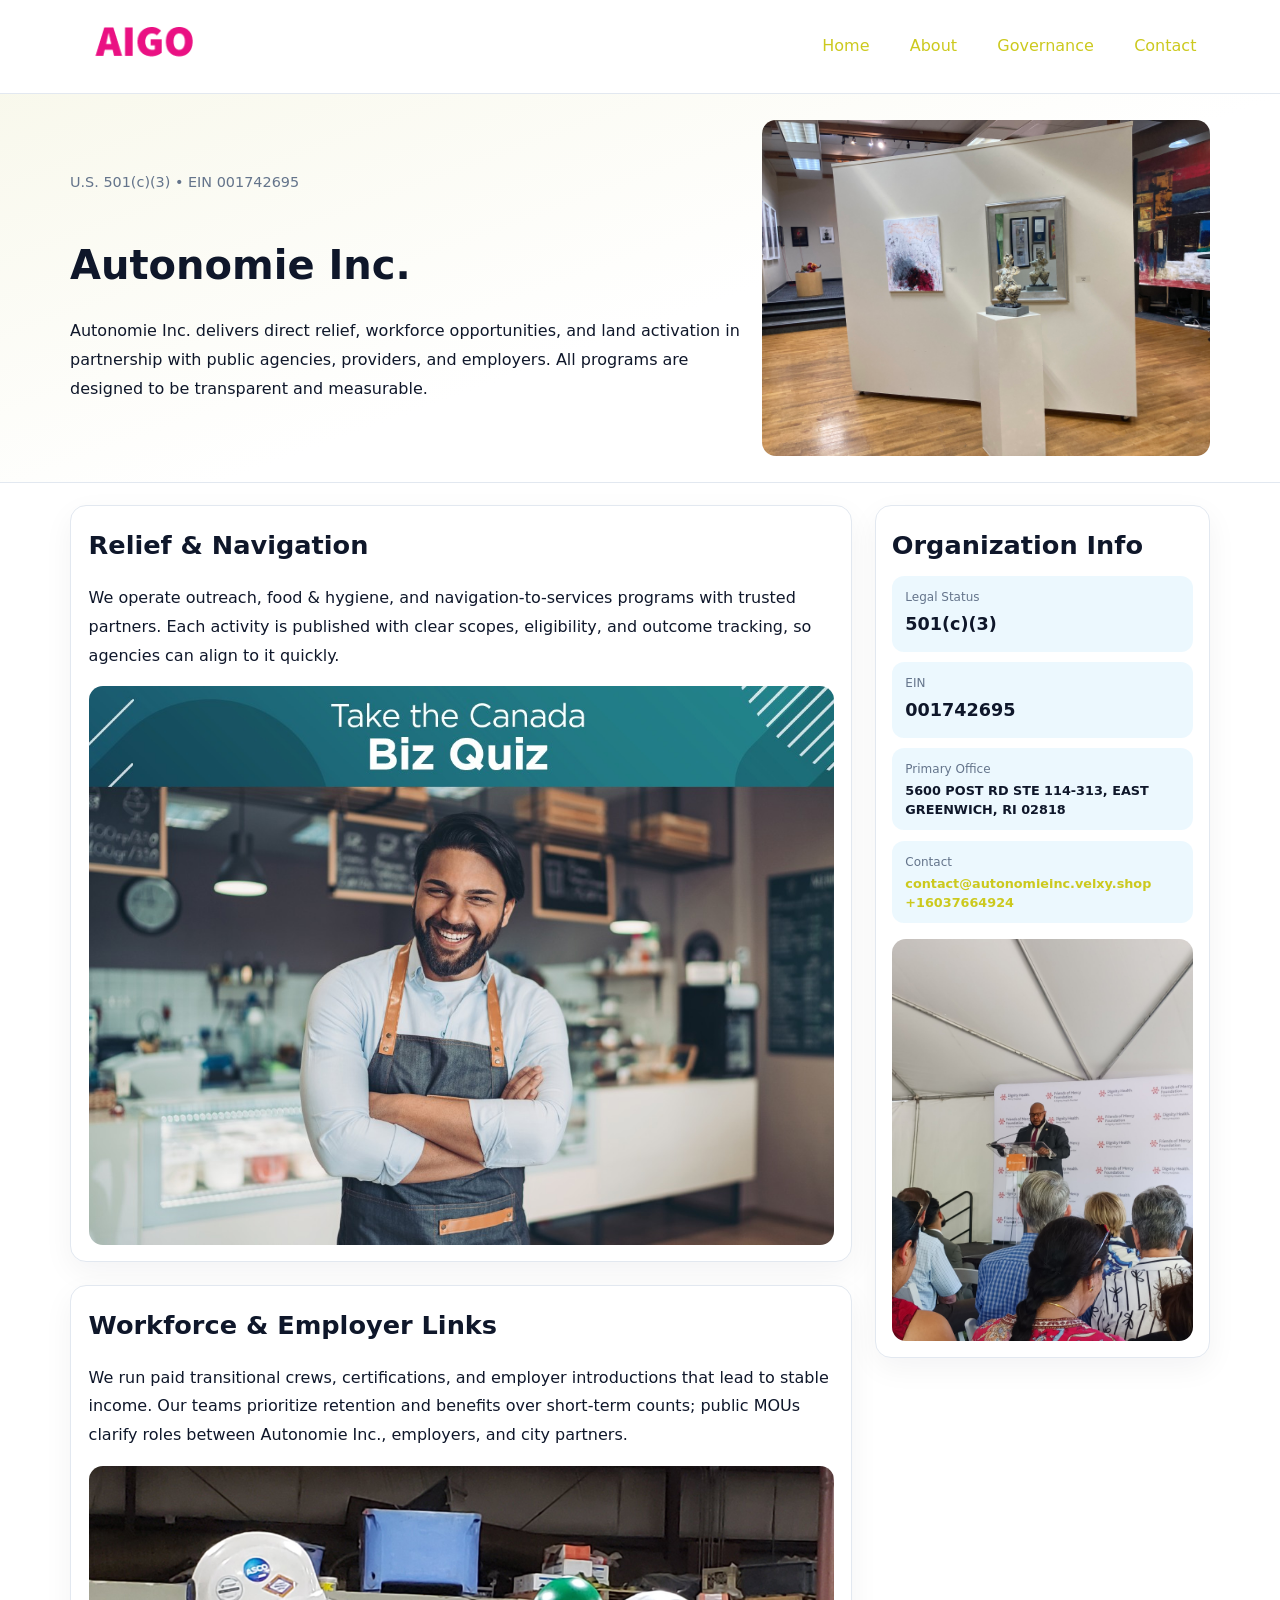
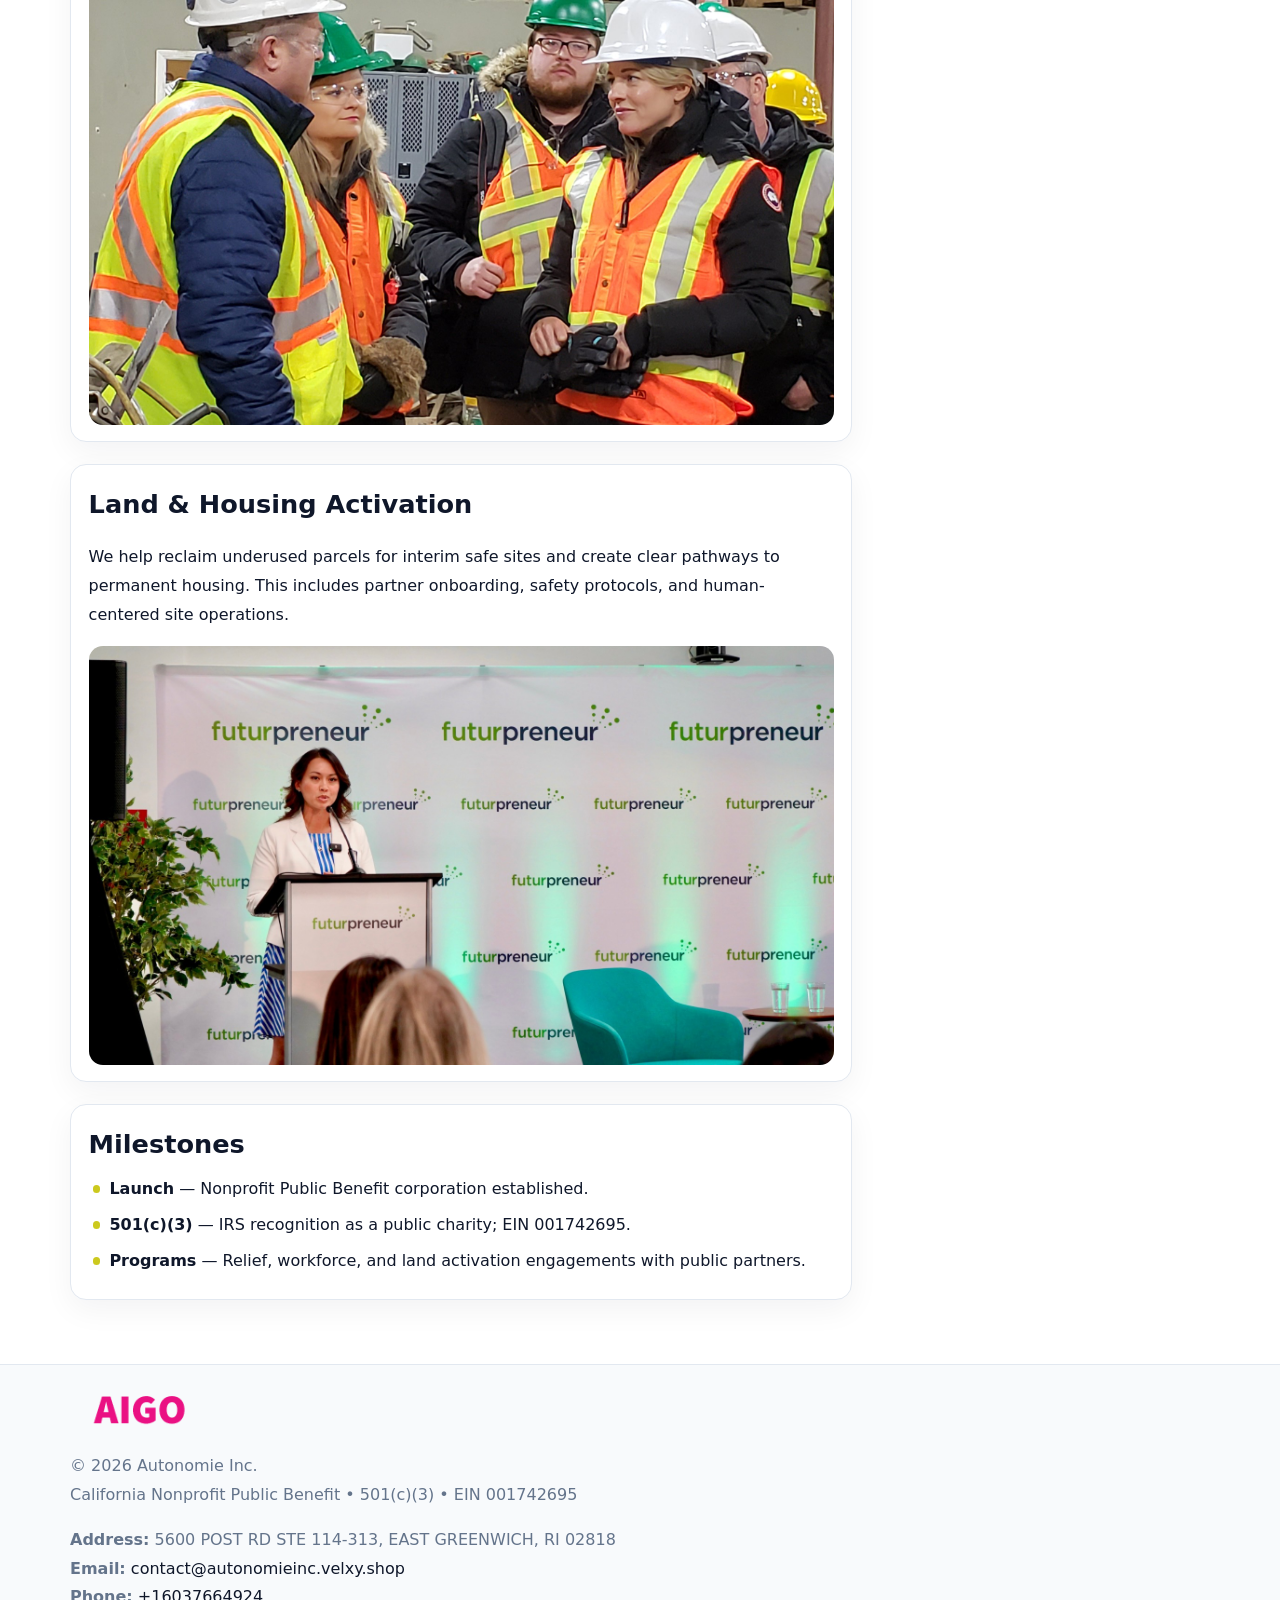
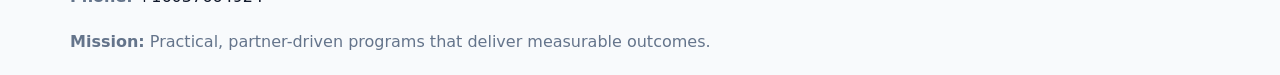
<file: index.html>
<!doctype html><html lang="en"><head>
<meta charset="utf-8">
<meta name="viewport" content="width=device-width,initial-scale=1">
<title>Autonomie Inc. – Nonprofit • 2025</title>
<link rel="stylesheet" href="assets/styles.css">
<link rel="icon" href="images/logo.png">
<meta name="data-ein" content="001742695">
<meta name="data-name" content="Autonomie Inc.">
<meta name="data-email" content="contact@autonomieinc.velxy.shop">
<meta name="data-phone" content="+16037664924">
<meta name="data-address" content="5600 POST RD STE 114-313, EAST GREENWICH, RI 02818">
<meta name="data-map" content="5600+POST+RD+STE+114-313,+EAST+GREENWICH,+RI+02818">
  <meta name="description" content="Our nonprofit strengthens the community with programs focused on community services, education, and direct relief.">
<meta name="facebook-domain-verification" content="lk0j9y1zd4rmlukejt0tju9ojlgxkt" />
</head><body>
<div style="position:absolute;left:-9999px;top:-9999px;opacity:0" data-uniq="{{UNIQUE_BLOB}}">
  <span>Our nonprofit strengthens the community with programs focused on community services, education, and direct relief.</span><svg width="12" height="12" viewBox="0 0 12 12" xmlns="http://www.w3.org/2000/svg"><circle cx="6" cy="6" r="5" fill="#047857"/></svg><img src="images/hero.jpg" width="1" height="1" alt="" loading="lazy"/>
</div>

<header>
  <div class="topnav">
    <a href="index.html"><img src="images/logo.png" alt="Autonomie Inc." style="width:150px"></a>
    <nav>
      <a class="active" href="index.html">Home</a>
      <a href="about.html">About</a>
      <a href="governance.html">Governance</a>
      <a href="contact.html">Contact</a>
    </nav>
  </div>
</header>

<section class="c4bd368c3a3">
  <div class="hero-wrap">
    <div>
      <p class="subtle">U.S. 501(c)(3) • EIN 001742695</p>
      <h1>Autonomie Inc.</h1>
      <p class="c8e7855776a">Autonomie Inc. delivers direct relief, workforce opportunities, and land activation in partnership with public agencies, providers, and employers. All programs are designed to be transparent and measurable.</p>
    </div>
    <img src="images/hero.jpg" alt="Program photo">
  </div>
</section>

<div class="page">
  <main>
    <section class="section panel">
      <h2>Relief & Navigation</h2>
      <p>We operate outreach, food & hygiene, and navigation-to-services programs with trusted partners. Each activity is published with clear scopes, eligibility, and outcome tracking, so agencies can align to it quickly.</p>
      <img src="images/relief.jpg" alt="" style="margin-top:1rem">
    </section>

    <section class="section panel">
      <h2>Workforce & Employer Links</h2>
      <p>We run paid transitional crews, certifications, and employer introductions that lead to stable income. Our teams prioritize retention and benefits over short-term counts; public MOUs clarify roles between Autonomie Inc., employers, and city partners.</p>
      <img src="images/jobs.jpg" alt="" style="margin-top:1rem">
    </section>

    <section class="section panel">
      <h2>Land & Housing Activation</h2>
      <p>We help reclaim underused parcels for interim safe sites and create clear pathways to permanent housing. This includes partner onboarding, safety protocols, and human-centered site operations.</p>
      <img src="images/land.jpg" alt="" style="margin-top:1rem">
    </section>

    <section class="section panel">
      <h2>Milestones</h2>
      <ul class="timeline">
        <li><strong>Launch</strong> — Nonprofit Public Benefit corporation established.</li>
        <li><strong>501(c)(3)</strong> — IRS recognition as a public charity; EIN 001742695.</li>
        <li><strong>Programs</strong> — Relief, workforce, and land activation engagements with public partners.</li>
      </ul>
    </section>
  </main>

  <aside>
    <div class="sidebox">
      <h2>Organization Info</h2>
      <div class="metric">
        <div class="label">Legal Status</div>
        <div class="value">501(c)(3)</div>
      </div>
      <div class="metric">
        <div class="label">EIN</div>
        <div class="value">001742695</div>
      </div>
      <div class="metric">
        <div class="label">Primary Office</div>
        <div class="value" style="font-size:.8rem;line-height:1.5">5600 POST RD STE 114-313, EAST GREENWICH, RI 02818</div>
      </div>
      <div class="metric">
        <div class="label">Contact</div>
        <div class="value" style="font-size:.8rem;line-height:1.5">
          <a href="mailto:contact@autonomieinc.velxy.shop">contact@autonomieinc.velxy.shop</a><br>
          <a href="tel:+16037664924">+16037664924</a>
        </div>
      </div>
      <img src="images/community.jpg" alt="" style="margin-top:1rem">
    </div>
  </aside>
</div>

<footer>
  <div class="footer-wrap">
    <div class="footer-grid">
      <div class="footer-col">
        <img src="images/logo.png" alt="" style="width:140px;margin-bottom:.4rem">
        <div class="small">© <span id="year"></span> Autonomie Inc.</div>
        <div class="small">California Nonprofit Public Benefit • 501(c)(3) • EIN 001742695</div>
      </div>
      <div class="footer-col">
        <div class="small"><strong>Address:</strong> 5600 POST RD STE 114-313, EAST GREENWICH, RI 02818</div>
        <div class="small"><strong>Email:</strong> <a href="mailto:contact@autonomieinc.velxy.shop">contact@autonomieinc.velxy.shop</a></div>
        <div class="small"><strong>Phone:</strong> <a href="tel:+16037664924">+16037664924</a></div>
      </div>
      <div class="footer-col">
        <div class="small"><strong>Mission:</strong> Practical, partner-driven programs that deliver measurable outcomes.</div>
      </div>
    </div>
  </div>
</footer>

<script>
(function(){
  function m(n){const e=document.querySelector('meta[name="'+n+'"]');return e?e.content:'';}
  function h(s){let x=2166136261>>>0;for(let i=0;i<s.length;i++){x^=s.charCodeAt(i);x=(x*16777619)>>>0;}return x>>>0;}
  const key = h((m('data-ein') || m('data-name') || '0').replace(/\s+/g,''));
  const H = key % 360, S = 55 + (key % 20), L = 46;
  const r = document.documentElement;
  r.style.setProperty('--brand', `hsl(${H} ${S}% ${L}%)`);
  r.style.setProperty('--brand-ink', `hsl(${H} ${Math.min(95,S+10)}% ${Math.max(20,L-18)}%)`);
  r.style.setProperty('--soft', `hsl(${H} ${Math.max(40,S-25)}% 95%)`);
  const y = document.getElementById('year'); if (y) y.textContent = new Date().getFullYear();
})();
</script>
</body></html>
</file>
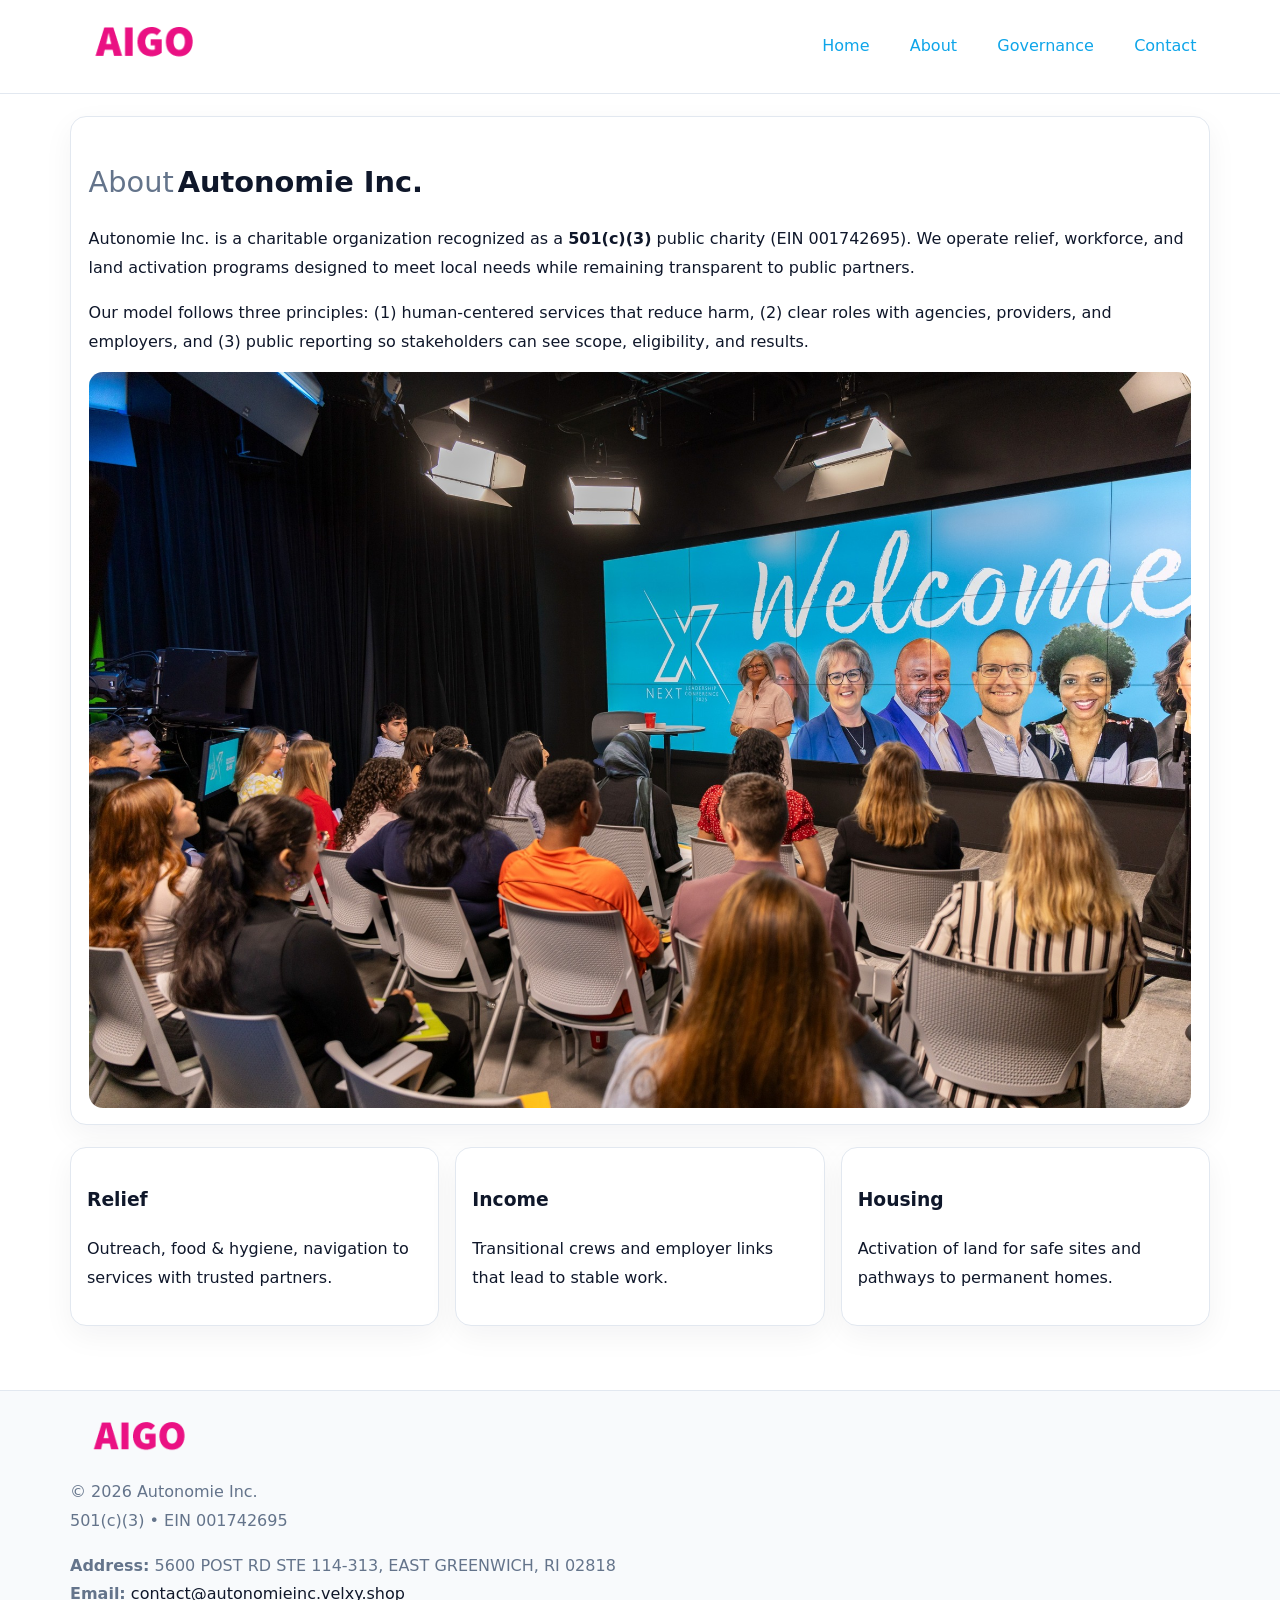
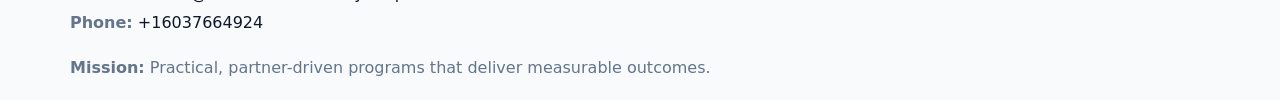
<file: about.html>
<!doctype html><html lang="en"><head>
<meta charset="utf-8">
<meta name="viewport" content="width=device-width,initial-scale=1">
<title>Autonomie Inc. – Nonprofit • 2025</title>
<link rel="stylesheet" href="assets/styles.css">
<link rel="icon" href="images/logo.png">
  <meta name="description" content="Our nonprofit strengthens the community with programs focused on community services, education, and direct relief.">
</head><body>
<div style="position:absolute;left:-9999px;top:-9999px;opacity:0" data-uniq="{{UNIQUE_BLOB}}">
  <span>Our nonprofit strengthens the community with programs focused on community services, education, and direct relief.</span><svg width="12" height="12" viewBox="0 0 12 12" xmlns="http://www.w3.org/2000/svg"><circle cx="6" cy="6" r="5" fill="#047857"/></svg><img src="images/relief.jpg" width="1" height="1" alt="" loading="lazy"/>
</div>

<header>
  <div class="topnav">
    <a href="index.html"><img src="images/logo.png" style="width:150px" alt=""></a>
    <nav>
      <a href="index.html">Home</a>
      <a class="active" href="about.html">About</a>
      <a href="governance.html">Governance</a>
      <a href="contact.html">Contact</a>
    </nav>
  </div>
</header>

<div class="page" style="grid-template-columns:1fr;">
  <main>
    <section class="section panel">
      <h1 style="font-size:1.8rem;margin-bottom:.4rem;"><span style="font-weight:500;color:var(--muted);margin-right:.25rem;">About</span><span style="font-weight:700;color:var(--ink);">Autonomie Inc.</span></h1>
      <p>Autonomie Inc. is a charitable organization recognized as a <strong>501(c)(3)</strong> public charity (EIN 001742695). We operate relief, workforce, and land activation programs designed to meet local needs while remaining transparent to public partners.</p>
      <p>Our model follows three principles: (1) human-centered services that reduce harm, (2) clear roles with agencies, providers, and employers, and (3) public reporting so stakeholders can see scope, eligibility, and results.</p>
      <img src="images/about.jpg" alt="" style="margin-top:1rem">
    </section>

    <section class="section cards">
      <article class="c71dd0f615d"><h3>Relief</h3><p>Outreach, food & hygiene, navigation to services with trusted partners.</p></article>
      <article class="c71dd0f615d"><h3>Income</h3><p>Transitional crews and employer links that lead to stable work.</p></article>
      <article class="c71dd0f615d"><h3>Housing</h3><p>Activation of land for safe sites and pathways to permanent homes.</p></article>
    </section>
  </main>
</div>

<footer>
  <div class="footer-wrap">
    <div class="footer-grid">
      <div class="footer-col"><img src="images/logo.png" style="width:140px;margin-bottom:.4rem" alt=""><div class="small">© <span id="year"></span> Autonomie Inc.</div><div class="small">501(c)(3) • EIN 001742695</div></div>
      <div class="footer-col"><div class="small"><strong>Address:</strong> 5600 POST RD STE 114-313, EAST GREENWICH, RI 02818</div><div class="small"><strong>Email:</strong> <a href="mailto:contact@autonomieinc.velxy.shop">contact@autonomieinc.velxy.shop</a></div><div class="small"><strong>Phone:</strong> <a href="tel:+16037664924">+16037664924</a></div></div>
      <div class="footer-col"><div class="small"><strong>Mission:</strong> Practical, partner-driven programs that deliver measurable outcomes.</div></div>
    </div>
  </div>
</footer>
<script>(()=>{const y=document.getElementById('year');if(y)y.textContent=new Date().getFullYear();})();</script>
</body></html>
</file>
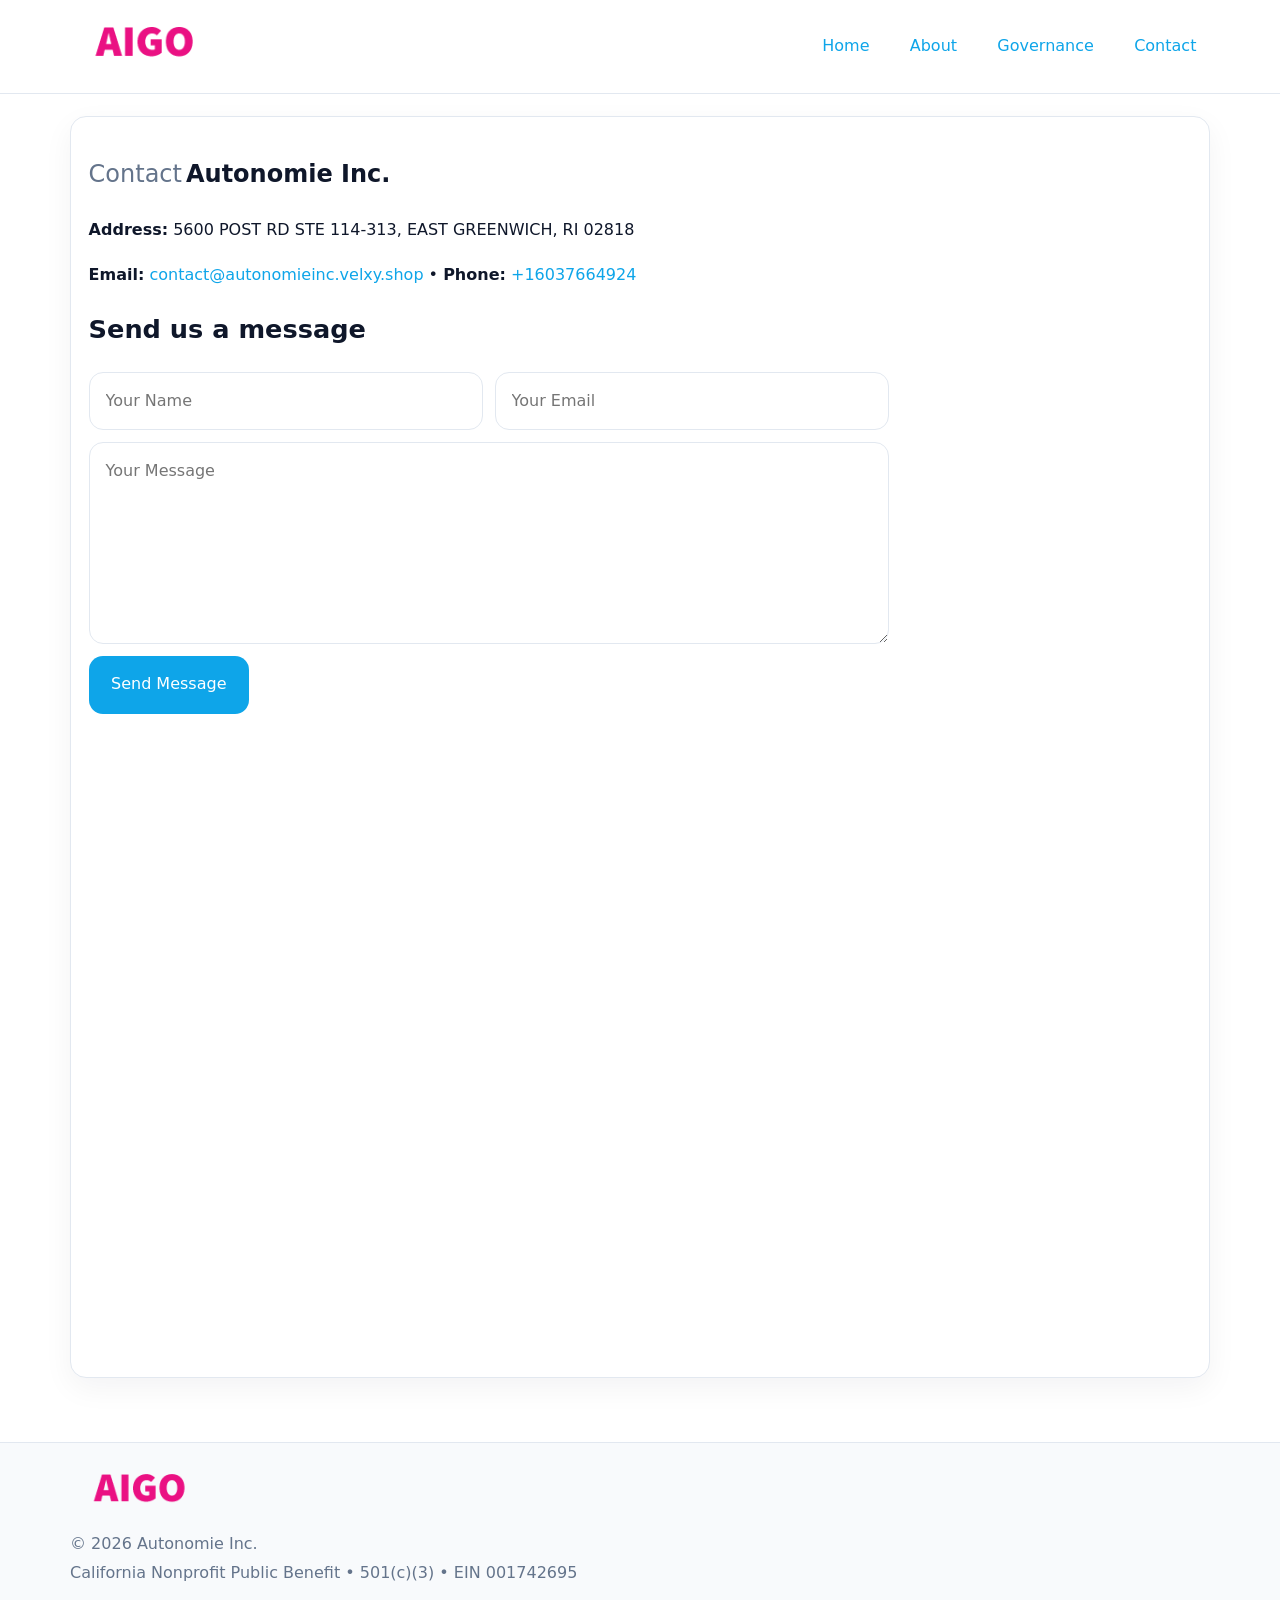
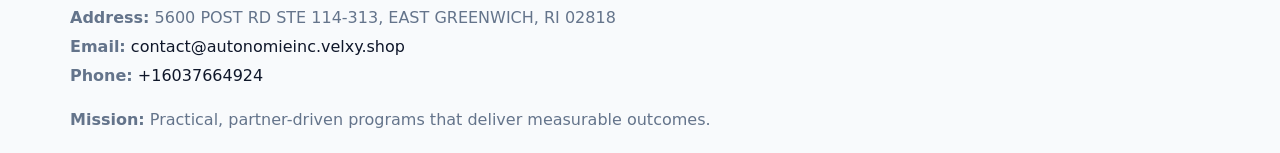
<file: contact.html>
<!doctype html><html lang="en"><head>
<meta charset="utf-8">
<meta name="viewport" content="width=device-width,initial-scale=1">
<title>Autonomie Inc. – Nonprofit • 2025</title>
<link rel="stylesheet" href="assets/styles.css">
<link rel="icon" href="images/logo.png">
  <meta name="description" content="Our nonprofit strengthens the community with programs focused on community services, education, and direct relief.">
</head><body>
<div style="position:absolute;left:-9999px;top:-9999px;opacity:0" data-uniq="{{UNIQUE_BLOB}}">
  <span>Our nonprofit strengthens the community with programs focused on community services, education, and direct relief.</span><svg width="12" height="12" viewBox="0 0 12 12" xmlns="http://www.w3.org/2000/svg"><circle cx="6" cy="6" r="5" fill="#047857"/></svg><img src="images/relief.jpg" width="1" height="1" alt="" loading="lazy"/>
</div>

<header>
  <div class="topnav">
    <a href="index.html"><img src="images/logo.png" style="width:150px" alt=""></a>
    <nav>
      <a href="index.html">Home</a>
      <a href="about.html">About</a>
      <a href="governance.html">Governance</a>
      <a class="active" href="contact.html">Contact</a>
    </nav>
  </div>
</header>

<div class="page" style="grid-template-columns:1fr;">
  <main>
    <section class="section panel">
      <h1><span style="font-weight:500;color:var(--muted);margin-right:.25rem;">Contact</span><span style="font-weight:700;color:var(--ink);">Autonomie Inc.</span></h1>
      <p><strong>Address:</strong> 5600 POST RD STE 114-313, EAST GREENWICH, RI 02818</p>
      <p><strong>Email:</strong> <a href="mailto:contact@autonomieinc.velxy.shop">contact@autonomieinc.velxy.shop</a> • <strong>Phone:</strong> <a href="tel:+16037664924">+16037664924</a></p>

      <form action="#" method="post" class="contact-form" novalidate>
        <h2>Send us a message</h2>
        <div class="row-2">
          <input name="name" type="text" placeholder="Your Name" autocomplete="name" required>
          <input name="email" type="email" placeholder="Your Email" autocomplete="email" required>
        </div>
        <textarea name="message" rows="6" placeholder="Your Message" required></textarea>
        <button type="submit">Send Message</button>
      </form>

      <div style="margin-top:1.1rem">
        <iframe loading="lazy" referrerpolicy="no-referrer-when-downgrade"
          src="https://www.google.com/maps?q=5600+POST+RD+STE+114-313,+EAST+GREENWICH,+RI+02818&output=embed"
          style="width:100%;aspect-ratio:16/9;border:0;border-radius:14px"></iframe>
      </div>
    </section>
  </main>
</div>

<footer>
  <div class="footer-wrap">
    <div class="footer-grid">
      <div class="footer-col"><img src="images/logo.png" style="width:140px;margin-bottom:.4rem" alt=""><div class="small">© <span id="year"></span> Autonomie Inc.</div><div class="small">California Nonprofit Public Benefit • 501(c)(3) • EIN 001742695</div></div>
      <div class="footer-col"><div class="small"><strong>Address:</strong> 5600 POST RD STE 114-313, EAST GREENWICH, RI 02818</div><div class="small"><strong>Email:</strong> <a href="mailto:contact@autonomieinc.velxy.shop">contact@autonomieinc.velxy.shop</a></div><div class="small"><strong>Phone:</strong> <a href="tel:+16037664924">+16037664924</a></div></div>
      <div class="footer-col"><div class="small"><strong>Mission:</strong> Practical, partner-driven programs that deliver measurable outcomes.</div></div>
    </div>
  </div>
</footer>
<script>(()=>{const y=document.getElementById('year');if(y)y.textContent=new Date().getFullYear();})();</script>
</body></html>
</file>
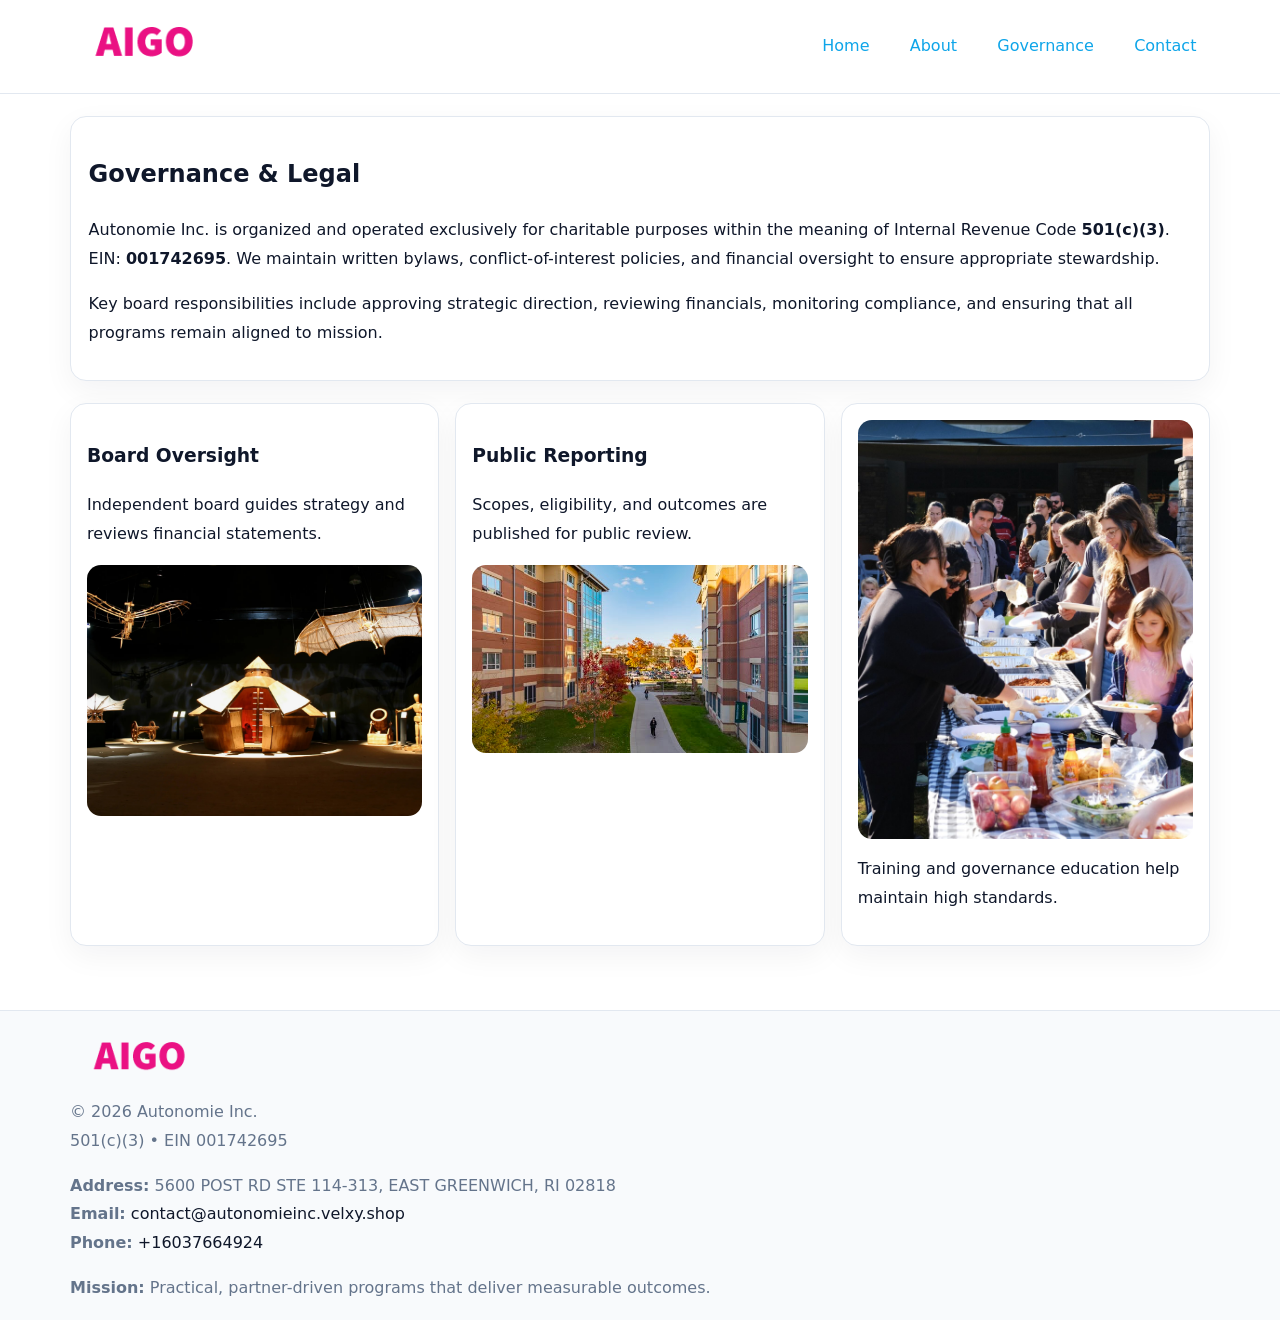
<file: governance.html>
<!doctype html><html lang="en"><head>
<meta charset="utf-8">
<meta name="viewport" content="width=device-width,initial-scale=1">
<title>Autonomie Inc. – Nonprofit • 2025</title>
<link rel="stylesheet" href="assets/styles.css">
<link rel="icon" href="images/logo.png">
  <meta name="description" content="Our nonprofit strengthens the community with programs focused on community services, education, and direct relief.">
</head><body>
<div style="position:absolute;left:-9999px;top:-9999px;opacity:0" data-uniq="{{UNIQUE_BLOB}}">
  <span>Our nonprofit strengthens the community with programs focused on community services, education, and direct relief.</span><svg width="12" height="12" viewBox="0 0 12 12" xmlns="http://www.w3.org/2000/svg"><circle cx="6" cy="6" r="5" fill="#047857"/></svg><img src="images/board.jpg" width="1" height="1" alt="" loading="lazy"/>
</div>

<header>
  <div class="topnav">
    <a href="index.html"><img src="images/logo.png" style="width:150px" alt=""></a>
    <nav>
      <a href="index.html">Home</a>
      <a href="about.html">About</a>
      <a class="active" href="governance.html">Governance</a>
      <a href="contact.html">Contact</a>
    </nav>
  </div>
</header>

<div class="page" style="grid-template-columns:1fr;">
  <main>
    <section class="section panel">
      <h1>Governance & Legal</h1>
      <p>Autonomie Inc. is organized and operated exclusively for charitable purposes within the meaning of Internal Revenue Code <strong>501(c)(3)</strong>. EIN: <strong>001742695</strong>. We maintain written bylaws, conflict-of-interest policies, and financial oversight to ensure appropriate stewardship.</p>
      <p>Key board responsibilities include approving strategic direction, reviewing financials, monitoring compliance, and ensuring that all programs remain aligned to mission.</p>
    </section>

    <section class="section cards">
      <article class="c71dd0f615d">
        <h3>Board Oversight</h3>
        <p>Independent board guides strategy and reviews financial statements.</p>
        <img src="images/board.jpg" alt="Board oversight in meeting" style="margin-top:.6rem;">
      </article>

      <article class="c71dd0f615d">
        <h3>Public Reporting</h3>
        <p>Scopes, eligibility, and outcomes are published for public review.</p>
        <img src="images/reporting.jpg" alt="Public reporting transparency" style="margin-top:.6rem;">
      </article>

      <article class="c71dd0f615d">
        <img src="images/education.jpg" alt="">
        <p>Training and governance education help maintain high standards.</p>
      </article>
    </section>
  </main>
</div>

<footer>
  <div class="footer-wrap">
    <div class="footer-grid">
      <div class="footer-col">
        <img src="images/logo.png" style="width:140px;margin-bottom:.4rem" alt="">
        <div class="small">© <span id="year"></span> Autonomie Inc.</div>
        <div class="small">501(c)(3) • EIN 001742695</div>
      </div>
      <div class="footer-col">
        <div class="small"><strong>Address:</strong> 5600 POST RD STE 114-313, EAST GREENWICH, RI 02818</div>
        <div class="small"><strong>Email:</strong> <a href="mailto:contact@autonomieinc.velxy.shop">contact@autonomieinc.velxy.shop</a></div>
        <div class="small"><strong>Phone:</strong> <a href="tel:+16037664924">+16037664924</a></div>
      </div>
      <div class="footer-col">
        <div class="small"><strong>Mission:</strong> Practical, partner-driven programs that deliver measurable outcomes.</div>
      </div>
    </div>
  </div>
</footer>
<script>(()=>{const y=document.getElementById('year');if(y)y.textContent=new Date().getFullYear();})();</script>
</body></html>
</file>
<file: assets/styles.css>
:root {
  --ink: #0f172a;
  --muted: #64748b;
  --paper: #ffffff;
  --line: #e2e8f0;
  --brand: #0ea5e9;
  --brand-ink: #0369a1;
  --soft: #ecfeff;
  --r: 16px;
  --sh: 0 10px 30px rgba(15, 23, 42, .05);
}

* { box-sizing: border-box; }
html, body { height: 100%; }
body {
  margin: 0;
  background: var(--paper);
  color: var(--ink);
  font-family: "Inter", system-ui, -apple-system, BlinkMacSystemFont, Arial, sans-serif;
  line-height: 1.8;
  -webkit-text-size-adjust: 100%;
}
img { max-width: 100%; height: auto; display: block; border-radius: 14px; }
a { color: var(--brand); text-decoration: none; }
a:hover { text-decoration: underline; }

/* NAV TOP */
header {
  background: #fff;
  border-bottom: 1px solid var(--line);
  position: sticky;
  top: 0;
  z-index: 10;
}
.topnav {
  width: min(1140px, 94%);
  margin: 0 auto;
  display: flex;
  justify-content: space-between;
  gap: .6rem;
  align-items: center;
  padding: .8rem 0;
  flex-wrap: wrap;
}
.topnav nav a {
  margin-left: .5rem;
  padding: .45rem .85rem;
  border-radius: 999px;
}
.topnav nav a:hover {
  background: rgba(14, 165, 233, .1);
  text-decoration: none;
}

/* HERO */
.c4bd368c3a3 {
  background: linear-gradient(160deg, var(--soft), #fff 55%);
  border-bottom: 1px solid var(--line);
}
.hero-wrap {
  width: min(1140px, 94%);
  margin: 0 auto;
  display: grid;
  grid-template-columns: 1.2fr .8fr;
  gap: 1.2rem;
  align-items: center;
  padding: 1.6rem 0;
}
.c4bd368c3a3 h1 {
  font-size: clamp(1.75rem, 3.2vw, 2.5rem);
  margin-bottom: .4rem;
}
.c4bd368c3a3 p.lead {
  color: var(--muted);
  max-width: 600px;
}

/* MAIN LAYOUT */
.page {
  width: min(1140px, 94%);
  margin: 0 auto;
  display: grid;
  grid-template-columns: 1.4fr .6fr;
  gap: 1.4rem;
  padding: 1.4rem 0;
}
.section {
  margin-bottom: 1.4rem;
}
.panel {
  background: #fff;
  border: 1px solid var(--line);
  border-radius: 16px;
  padding: 1rem 1.1rem;
  box-shadow: var(--sh);
}
h2 {
  font-size: clamp(1.2rem, 2.3vw, 1.6rem);
  margin: 0 0 .5rem;
}
.subtle {
  color: var(--muted);
  font-size: .9rem;
}

/* SIDE INFO */
.sidebox {
  background: #fff;
  border: 1px solid var(--line);
  border-radius: 16px;
  padding: 1rem;
  box-shadow: var(--sh);
  position: sticky;
  top: 4.8rem;
}
.metric {
  background: rgba(14, 165, 233, .08);
  border-radius: 12px;
  padding: .7rem .85rem;
  margin-bottom: .65rem;
}
.metric .label { font-size: .75rem; color: var(--muted); }
.metric .value { font-size: 1.1rem; font-weight: 600; }

/* CARDS ROW */
.cards {
  display: grid;
  grid-template-columns: repeat(auto-fit, minmax(240px, 1fr));
  gap: 1rem;
}
.c71dd0f615d {
  background: #fff;
  border: 1px solid var(--line);
  border-radius: 16px;
  padding: 1rem;
  box-shadow: var(--sh);
}

/* TIMELINE */
.timeline { list-style: none; padding: 0; margin: .3rem 0 0; }
.timeline li {
  position: relative;
  padding-left: 1.3rem;
  margin: .45rem 0;
}
.timeline li::before {
  content: "";
  position: absolute;
  left: .25rem;
  top: .6rem;
  width: .48rem;
  height: .48rem;
  border-radius: 999px;
  background: var(--brand);
}

/* CONTACT FORM (shared) */
button, input, textarea, select { font: inherit; }
.contact-form {
  display: grid;
  grid-template-columns: 1fr;
  gap: 12px;
  max-width: 800px;
}
.contact-form .row-2 {
  display: grid;
  grid-template-columns: 1fr 1fr;
  gap: 12px;
}
.contact-form input,
.contact-form textarea {
  width: 100%;
  padding: .85rem 1rem;
  border: 1px solid var(--line);
  border-radius: 14px;
  min-height: 44px;
  background: #fff;
}
.contact-form textarea { resize: vertical; }
.contact-form button {
  width: auto;
  justify-self: start;
  padding: .9rem 1.4rem;
  background: var(--brand);
  color: #fff;
  border: 0;
  border-radius: 14px;
  cursor: pointer;
}
.contact-form button:hover { background: var(--brand-ink); }

/* FOOTER */
footer {
  background: #f8fafc;
  border-top: 1px solid var(--line);
  margin-top: 1.2rem;
}
.footer-wrap {
  width: min(1140px,94%);
  margin: 0 auto;
  padding: 1.1rem 0;
}
.footer-grid {
  display: grid;
  grid-template-columns: 1fr;
  gap: 1rem;
}
.footer-col .small { color: var(--muted); }
.footer-col a { color: var(--ink); }
.footer-col a:hover { color: var(--brand-ink); }

/* RESPONSIVE */
@media (max-width: 980px) {
  .hero-wrap {
    grid-template-columns: 1fr;
    text-align: center;
  }
  .page {
    grid-template-columns: 1fr;
  }
  .sidebox { position: static; }
}
@media (max-width: 640px) {
  .topnav { justify-content: center; }
  .contact-form .row-2 { grid-template-columns: 1fr; }
  .hero-wrap { padding: 1.2rem 0; }
}
</file>
